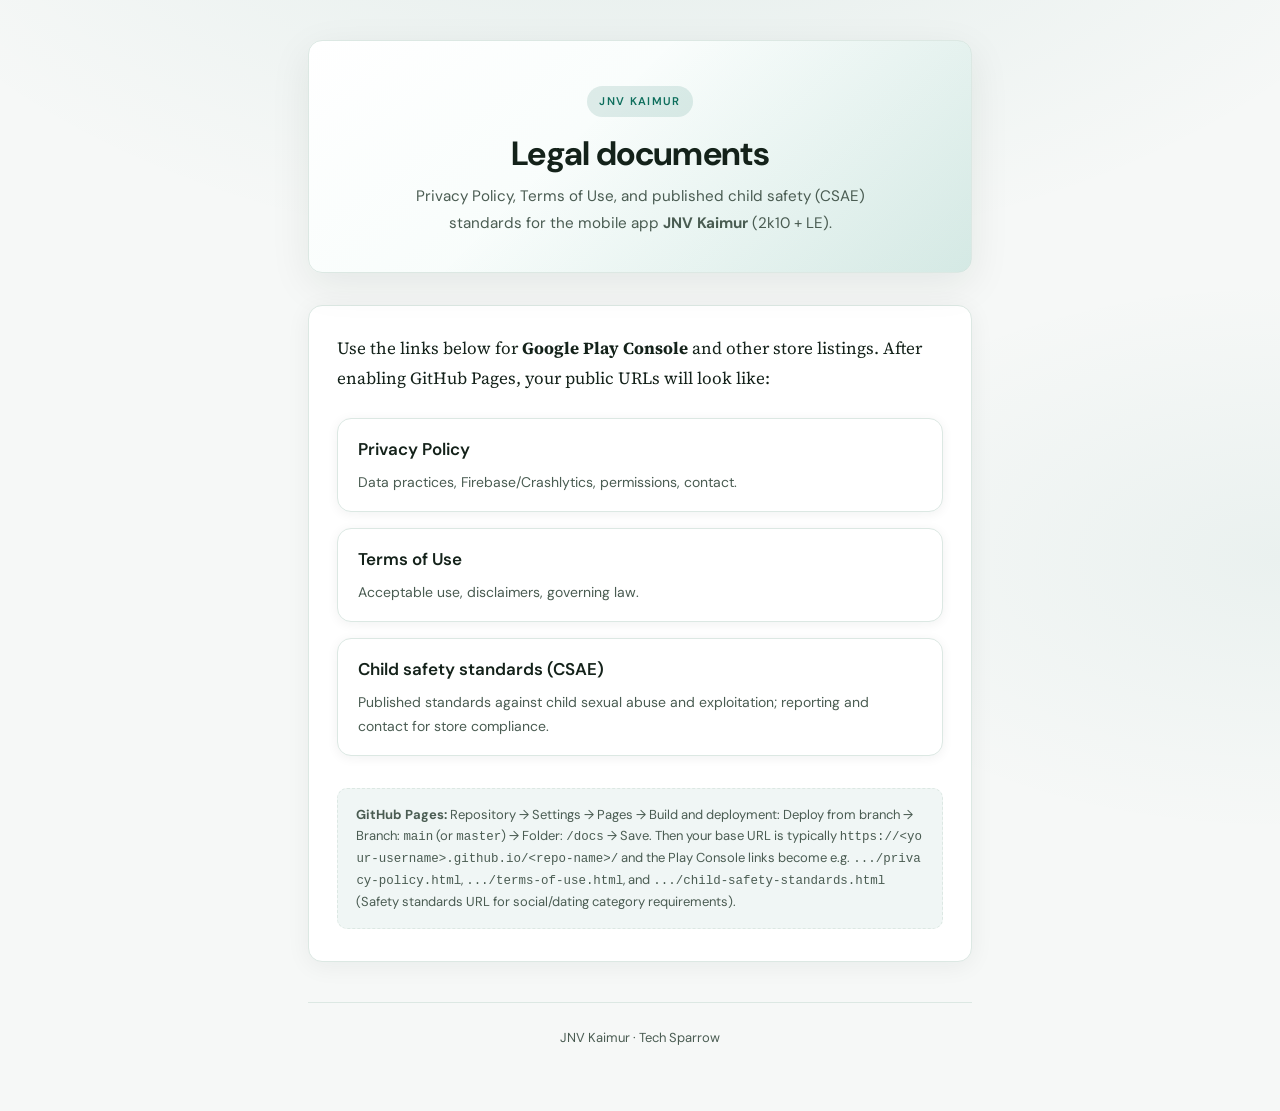
<file: docs/index.html>
<!DOCTYPE html>
<html lang="en">
  <head>
    <meta charset="utf-8" />
    <meta name="viewport" content="width=device-width, initial-scale=1" />
    <title>JNV Kaimur — Legal</title>
    <meta
      name="description"
      content="Privacy Policy, Terms of Use, and child safety (CSAE) standards for the JNV Kaimur app."
    />
    <link rel="preconnect" href="https://fonts.googleapis.com" />
    <link rel="preconnect" href="https://fonts.gstatic.com" crossorigin />
    <link
      href="https://fonts.googleapis.com/css2?family=DM+Sans:ital,opsz,wght@0,9..40,400;0,9..40,600;0,9..40,700&family=Source+Serif+4:opsz,wght@8..60,400;8..60,600&display=swap"
      rel="stylesheet"
    />
    <link rel="stylesheet" href="css/legal.css" />
    <style>
      .links {
        display: grid;
        gap: 1rem;
        margin-top: 1.5rem;
      }
      .links a {
        display: block;
        font-family: var(--font-sans);
        font-weight: 600;
        padding: 1rem 1.25rem;
        background: var(--surface);
        border: 1px solid var(--border);
        border-radius: var(--radius);
        text-decoration: none;
        color: var(--ink);
        box-shadow: 0 2px 12px rgba(15, 34, 26, 0.06);
        transition: border-color 0.15s ease, box-shadow 0.15s ease;
      }
      .links a:hover {
        border-color: var(--accent);
        box-shadow: 0 6px 24px rgba(13, 110, 92, 0.12);
      }
      .links a span {
        display: block;
        font-weight: 400;
        font-size: 0.875rem;
        color: var(--muted);
        margin-top: 0.35rem;
      }
      .hint {
        font-family: var(--font-sans);
        font-size: 0.8125rem;
        color: var(--muted);
        margin-top: 2rem;
        padding: 1rem 1.15rem;
        background: rgba(13, 110, 92, 0.06);
        border-radius: 10px;
        border: 1px dashed var(--border);
        line-height: 1.6;
      }
      .hint code {
        font-size: 0.78rem;
        word-break: break-all;
      }
    </style>
  </head>
  <body>
    <div class="wrap">
      <header class="hero">
        <div class="hero-inner">
          <span class="badge">JNV Kaimur</span>
          <h1>Legal documents</h1>
          <p class="subtitle">
            Privacy Policy, Terms of Use, and published child safety (CSAE)
            standards for the mobile app <strong>JNV Kaimur</strong> (2k10 + LE).
          </p>
        </div>
      </header>

      <div class="card">
        <p style="margin-bottom: 0">
          Use the links below for <strong>Google Play Console</strong> and other
          store listings. After enabling GitHub Pages, your public URLs will look
          like:
        </p>
        <div class="links">
          <a href="privacy-policy.html">
            Privacy Policy
            <span>Data practices, Firebase/Crashlytics, permissions, contact.</span>
          </a>
          <a href="terms-of-use.html">
            Terms of Use
            <span>Acceptable use, disclaimers, governing law.</span>
          </a>
          <a href="child-safety-standards.html">
            Child safety standards (CSAE)
            <span
              >Published standards against child sexual abuse and exploitation;
              reporting and contact for store compliance.</span>
          </a>
        </div>

        <div class="hint">
          <strong>GitHub Pages:</strong> Repository &rarr; Settings &rarr; Pages
          &rarr; Build and deployment: Deploy from branch &rarr; Branch:
          <code>main</code> (or <code>master</code>) &rarr; Folder:
          <code>/docs</code> &rarr; Save. Then your base URL is typically
          <code>https://&lt;your-username&gt;.github.io/&lt;repo-name&gt;/</code>
          and the Play Console links become e.g.
          <code>.../privacy-policy.html</code>,
          <code>.../terms-of-use.html</code>, and
          <code>.../child-safety-standards.html</code> (Safety standards URL for
          social/dating category requirements).
        </div>
      </div>

      <footer class="footer">
        <p>JNV Kaimur &middot; Tech Sparrow</p>
      </footer>
    </div>
  </body>
</html>
</file>
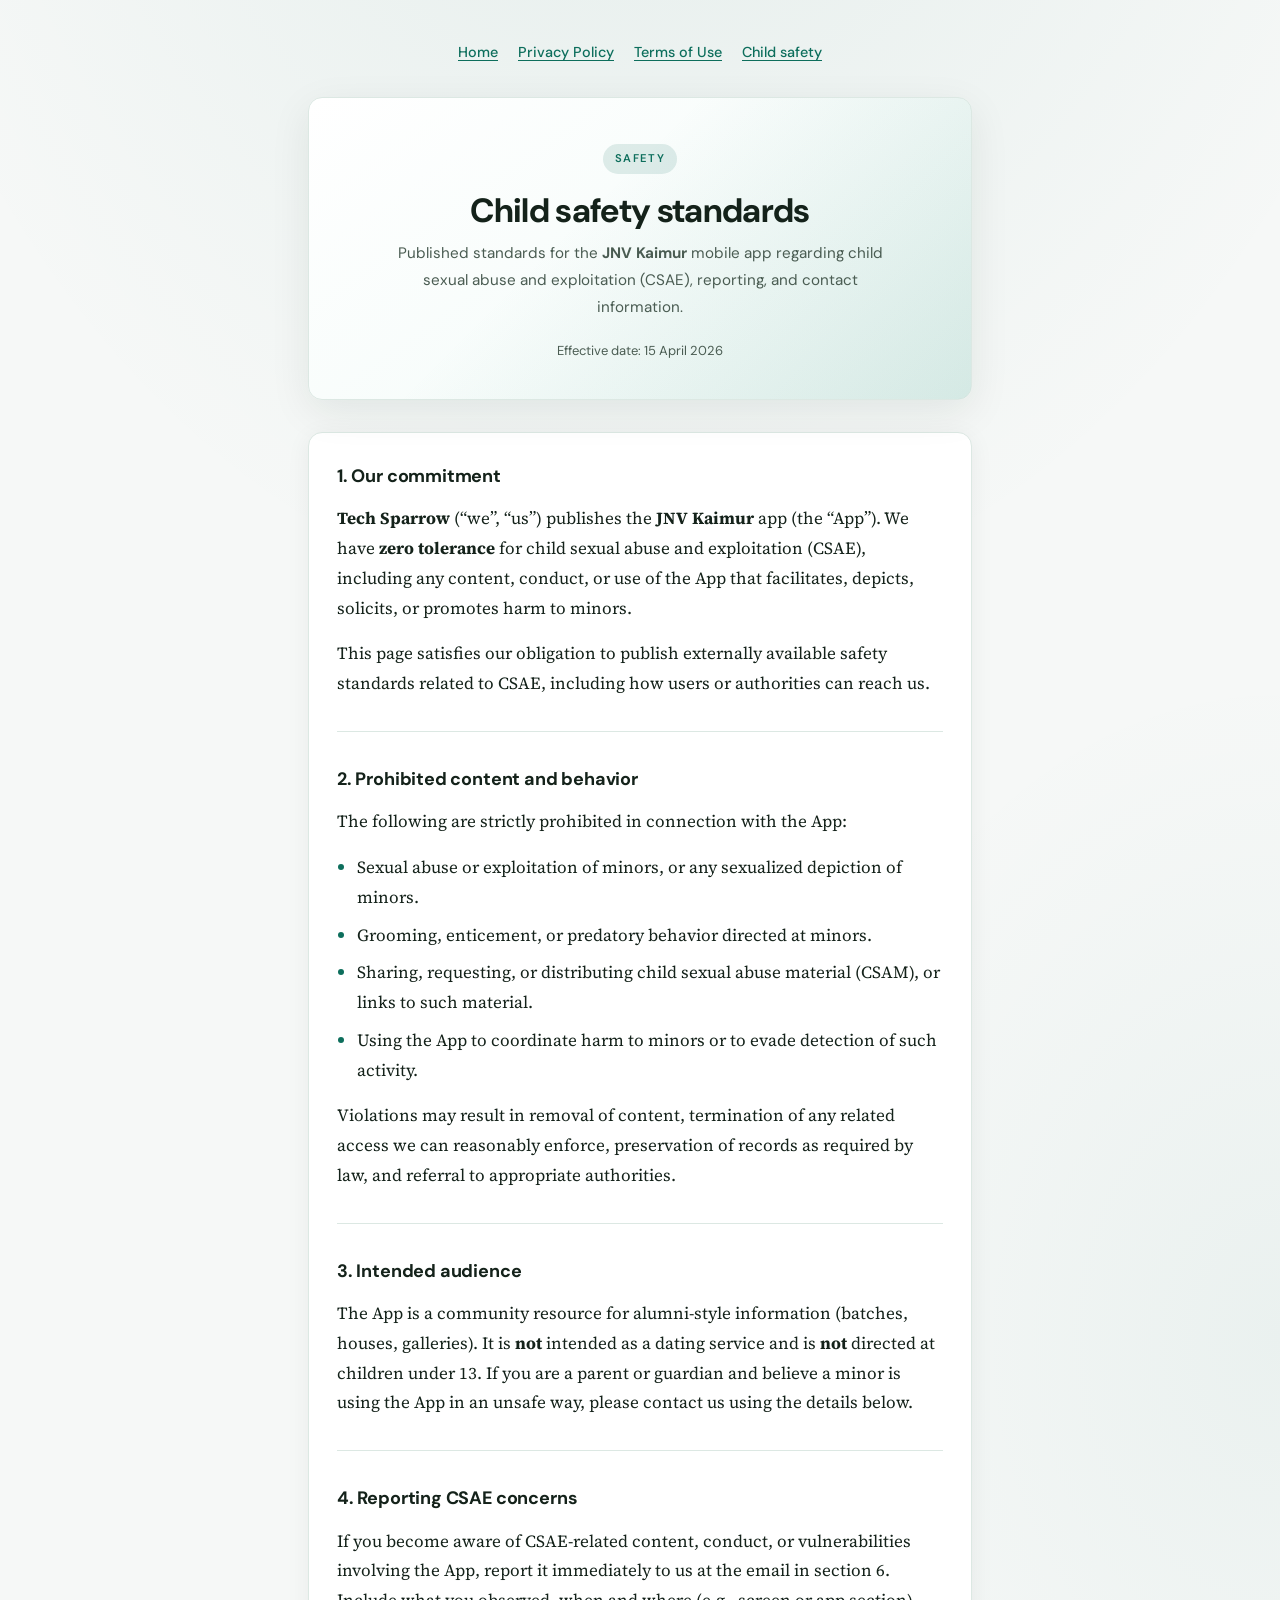
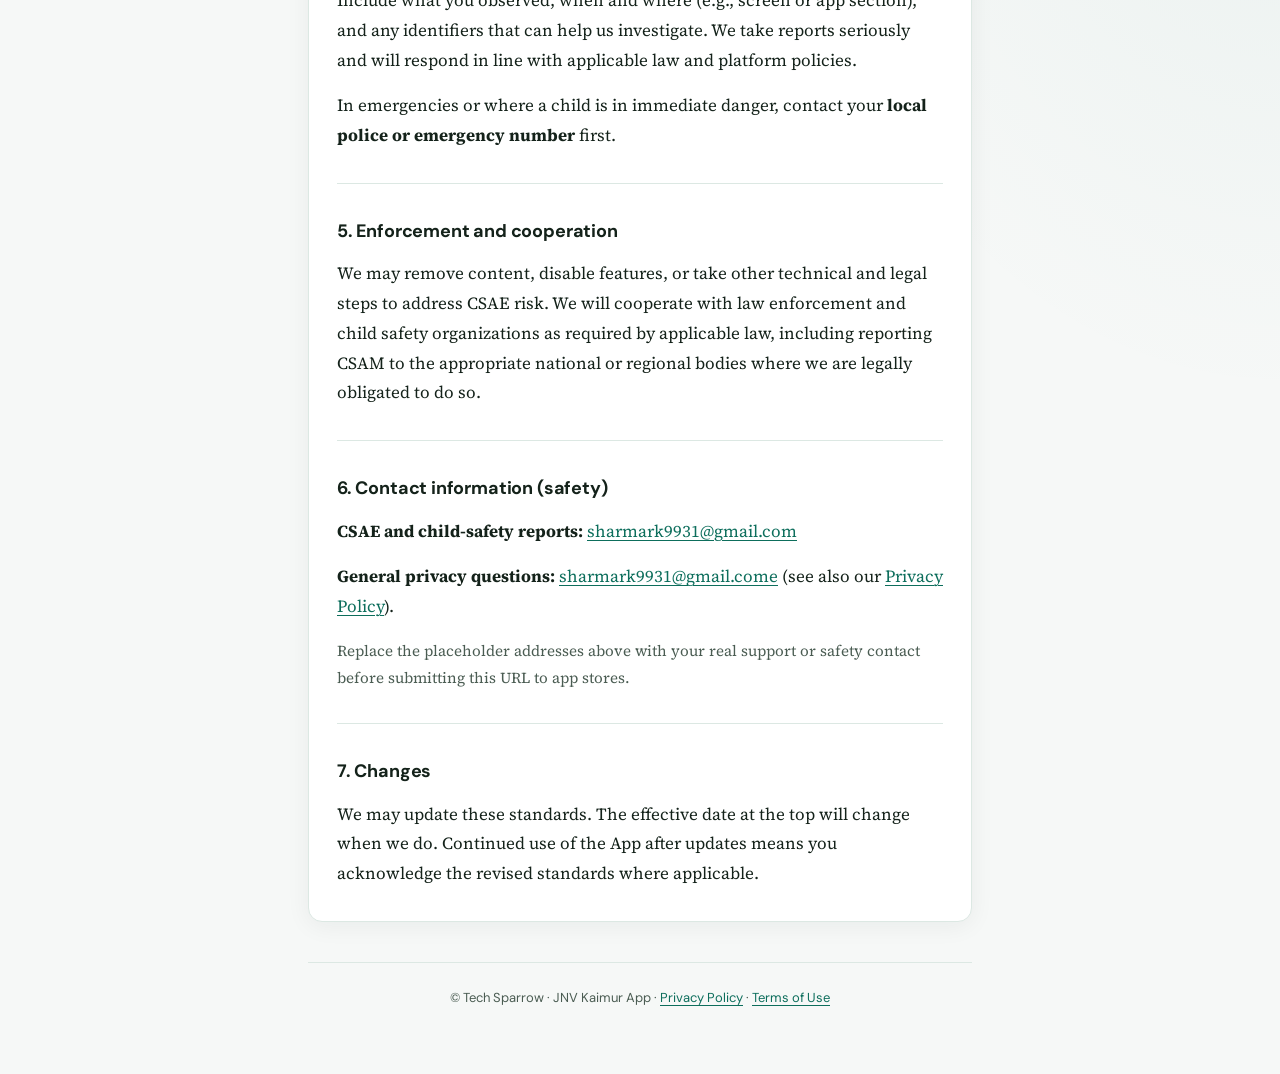
<file: docs/child-safety-standards.html>
<!DOCTYPE html>
<html lang="en">
  <head>
    <meta charset="utf-8" />
    <meta name="viewport" content="width=device-width, initial-scale=1" />
    <title>Child Safety Standards — JNV Kaimur (2k10 + LE)</title>
    <meta
      name="description"
      content="Published standards against child sexual abuse and exploitation (CSAE) for the JNV Kaimur app, including reporting and contact."
    />
    <link rel="preconnect" href="https://fonts.googleapis.com" />
    <link rel="preconnect" href="https://fonts.gstatic.com" crossorigin />
    <link
      href="https://fonts.googleapis.com/css2?family=DM+Sans:ital,opsz,wght@0,9..40,400;0,9..40,600;0,9..40,700;1,9..40,400&family=Source+Serif+4:ital,opsz,wght@0,8..60,400;0,8..60,600;1,8..60,400&display=swap"
      rel="stylesheet"
    />
    <link rel="stylesheet" href="css/legal.css" />
  </head>
  <body>
    <div class="wrap">
      <nav class="nav-legal" aria-label="Legal">
        <a href="index.html">Home</a>
        <a href="privacy-policy.html">Privacy Policy</a>
        <a href="terms-of-use.html">Terms of Use</a>
        <a href="child-safety-standards.html" aria-current="page">Child safety</a>
      </nav>

      <header class="hero">
        <div class="hero-inner">
          <span class="badge">Safety</span>
          <h1>Child safety standards</h1>
          <p class="subtitle">
            Published standards for the <strong>JNV Kaimur</strong> mobile app
            regarding child sexual abuse and exploitation (CSAE), reporting,
            and contact information.
          </p>
          <p class="meta">Effective date: <time datetime="2026-04-15">15 April 2026</time></p>
        </div>
      </header>

      <article class="card">
        <section id="commitment">
          <h2>1. Our commitment</h2>
          <p>
            <strong>Tech Sparrow</strong> (&ldquo;we&rdquo;, &ldquo;us&rdquo;)
            publishes the <strong>JNV Kaimur</strong> app (the
            &ldquo;App&rdquo;). We have <strong>zero tolerance</strong> for
            child sexual abuse and exploitation (CSAE), including any content,
            conduct, or use of the App that facilitates, depicts, solicits, or
            promotes harm to minors.
          </p>
          <p>
            This page satisfies our obligation to publish externally available
            safety standards related to CSAE, including how users or authorities
            can reach us.
          </p>
        </section>

        <section id="prohibited">
          <h2>2. Prohibited content and behavior</h2>
          <p>The following are strictly prohibited in connection with the App:</p>
          <ul>
            <li>
              Sexual abuse or exploitation of minors, or any sexualized
              depiction of minors.
            </li>
            <li>
              Grooming, enticement, or predatory behavior directed at minors.
            </li>
            <li>
              Sharing, requesting, or distributing child sexual abuse material
              (CSAM), or links to such material.
            </li>
            <li>
              Using the App to coordinate harm to minors or to evade detection
              of such activity.
            </li>
          </ul>
          <p>
            Violations may result in removal of content, termination of any
            related access we can reasonably enforce, preservation of records as
            required by law, and referral to appropriate authorities.
          </p>
        </section>

        <section id="audience">
          <h2>3. Intended audience</h2>
          <p>
            The App is a community resource for alumni-style information
            (batches, houses, galleries). It is <strong>not</strong> intended as
            a dating service and is <strong>not</strong> directed at children
            under 13. If you are a parent or guardian and believe a minor is
            using the App in an unsafe way, please contact us using the details
            below.
          </p>
        </section>

        <section id="reporting">
          <h2>4. Reporting CSAE concerns</h2>
          <p>
            If you become aware of CSAE-related content, conduct, or
            vulnerabilities involving the App, report it immediately to us at
            the email in section 6. Include what you observed, when and where
            (e.g., screen or app section), and any identifiers that can help us
            investigate. We take reports seriously and will respond in line with
            applicable law and platform policies.
          </p>
          <p>
            In emergencies or where a child is in immediate danger, contact
            your <strong>local police or emergency number</strong> first.
          </p>
        </section>

        <section id="enforcement">
          <h2>5. Enforcement and cooperation</h2>
          <p>
            We may remove content, disable features, or take other technical and
            legal steps to address CSAE risk. We will cooperate with law
            enforcement and child safety organizations as required by applicable
            law, including reporting CSAM to the appropriate national or
            regional bodies where we are legally obligated to do so.
          </p>
        </section>

        <section id="contact">
          <h2>6. Contact information (safety)</h2>
          <p>
            <strong>CSAE and child-safety reports:</strong>
            <a href="mailto:sharmark9931@gmail.com">sharmark9931@gmail.com</a>
          </p>
          <p>
            <strong>General privacy questions:</strong>
            <a href="mailto:sharmark9931@gmail.com">sharmark9931@gmail.come</a>
            (see also our <a href="privacy-policy.html">Privacy Policy</a>).
          </p>
          <p style="font-size: 0.95rem; color: var(--muted)">
            Replace the placeholder addresses above with your real support or
            safety contact before submitting this URL to app stores.
          </p>
        </section>

        <section id="changes">
          <h2>7. Changes</h2>
          <p>
            We may update these standards. The effective date at the top will
            change when we do. Continued use of the App after updates means you
            acknowledge the revised standards where applicable.
          </p>
        </section>
      </article>

      <footer class="footer">
        <p>
          &copy; Tech Sparrow &middot; JNV Kaimur App &middot;
          <a href="privacy-policy.html">Privacy Policy</a>
          &middot;
          <a href="terms-of-use.html">Terms of Use</a>
        </p>
      </footer>
    </div>
  </body>
</html>
</file>
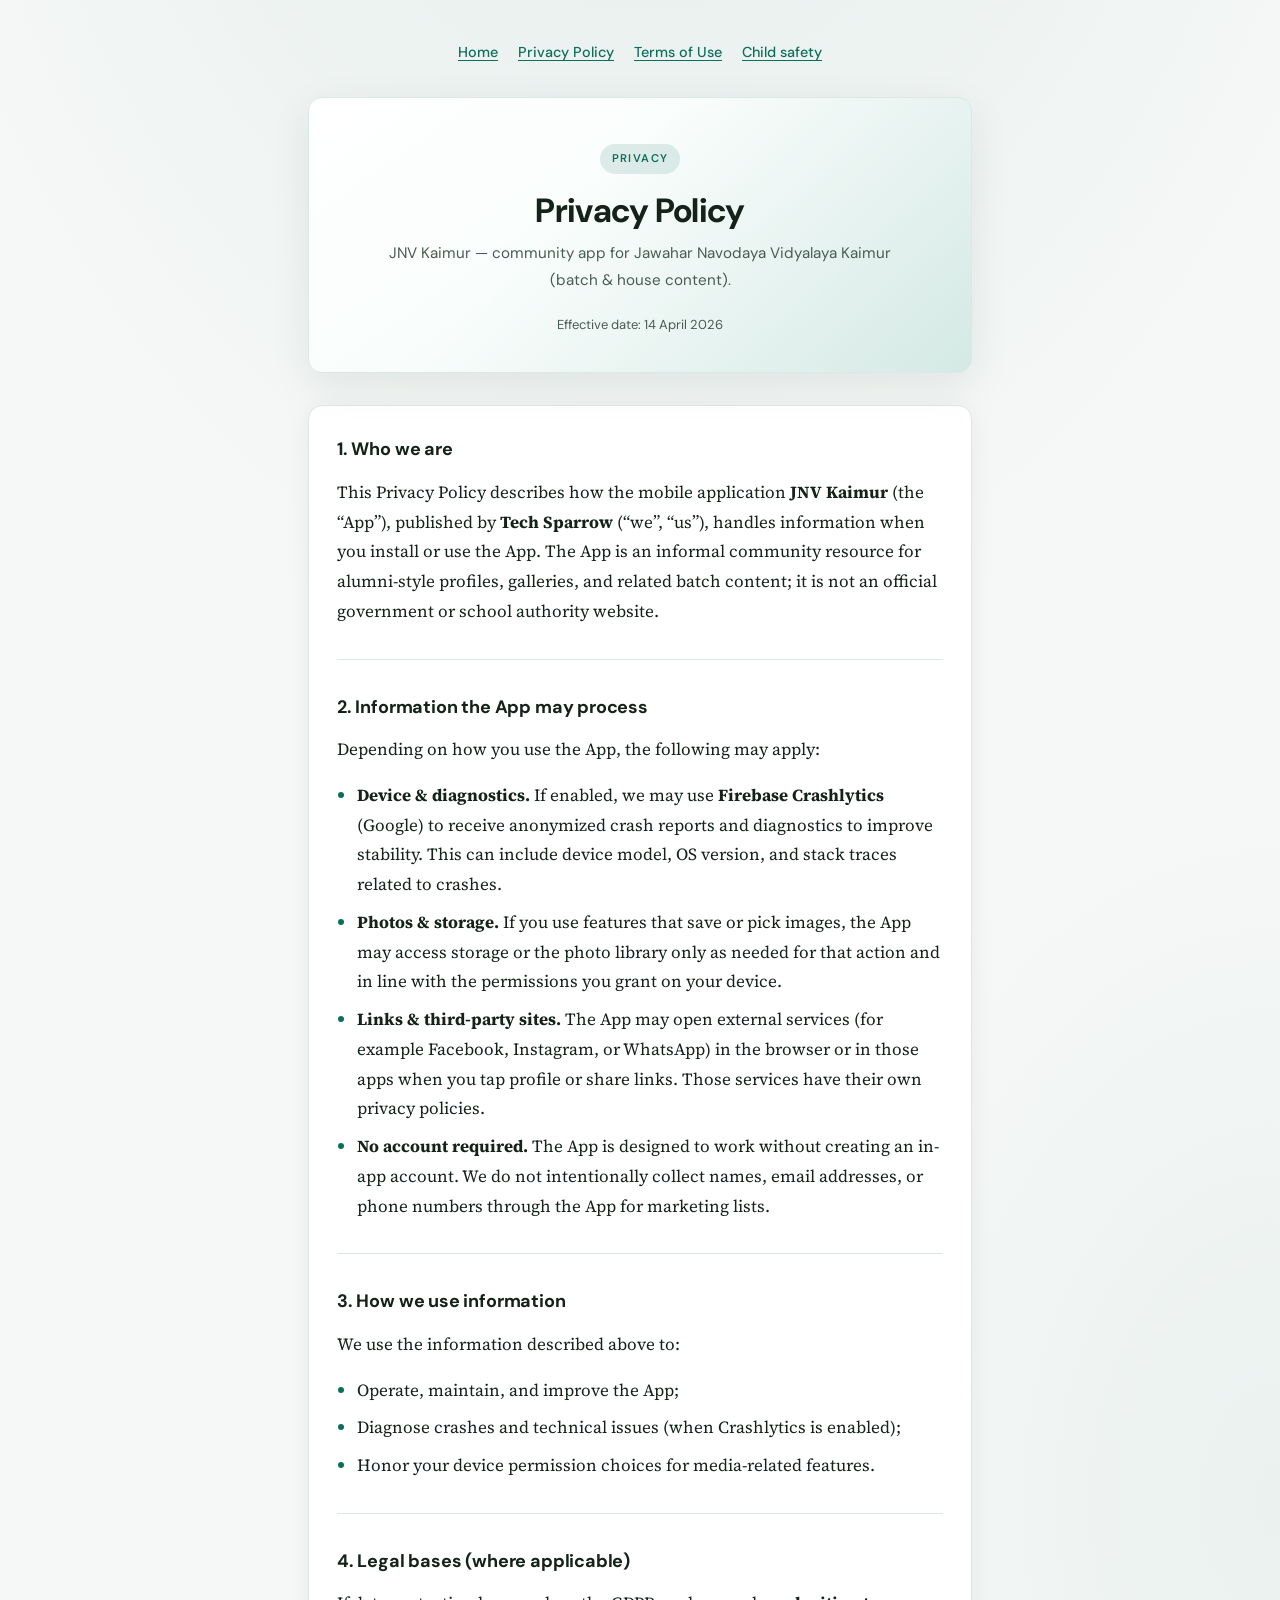
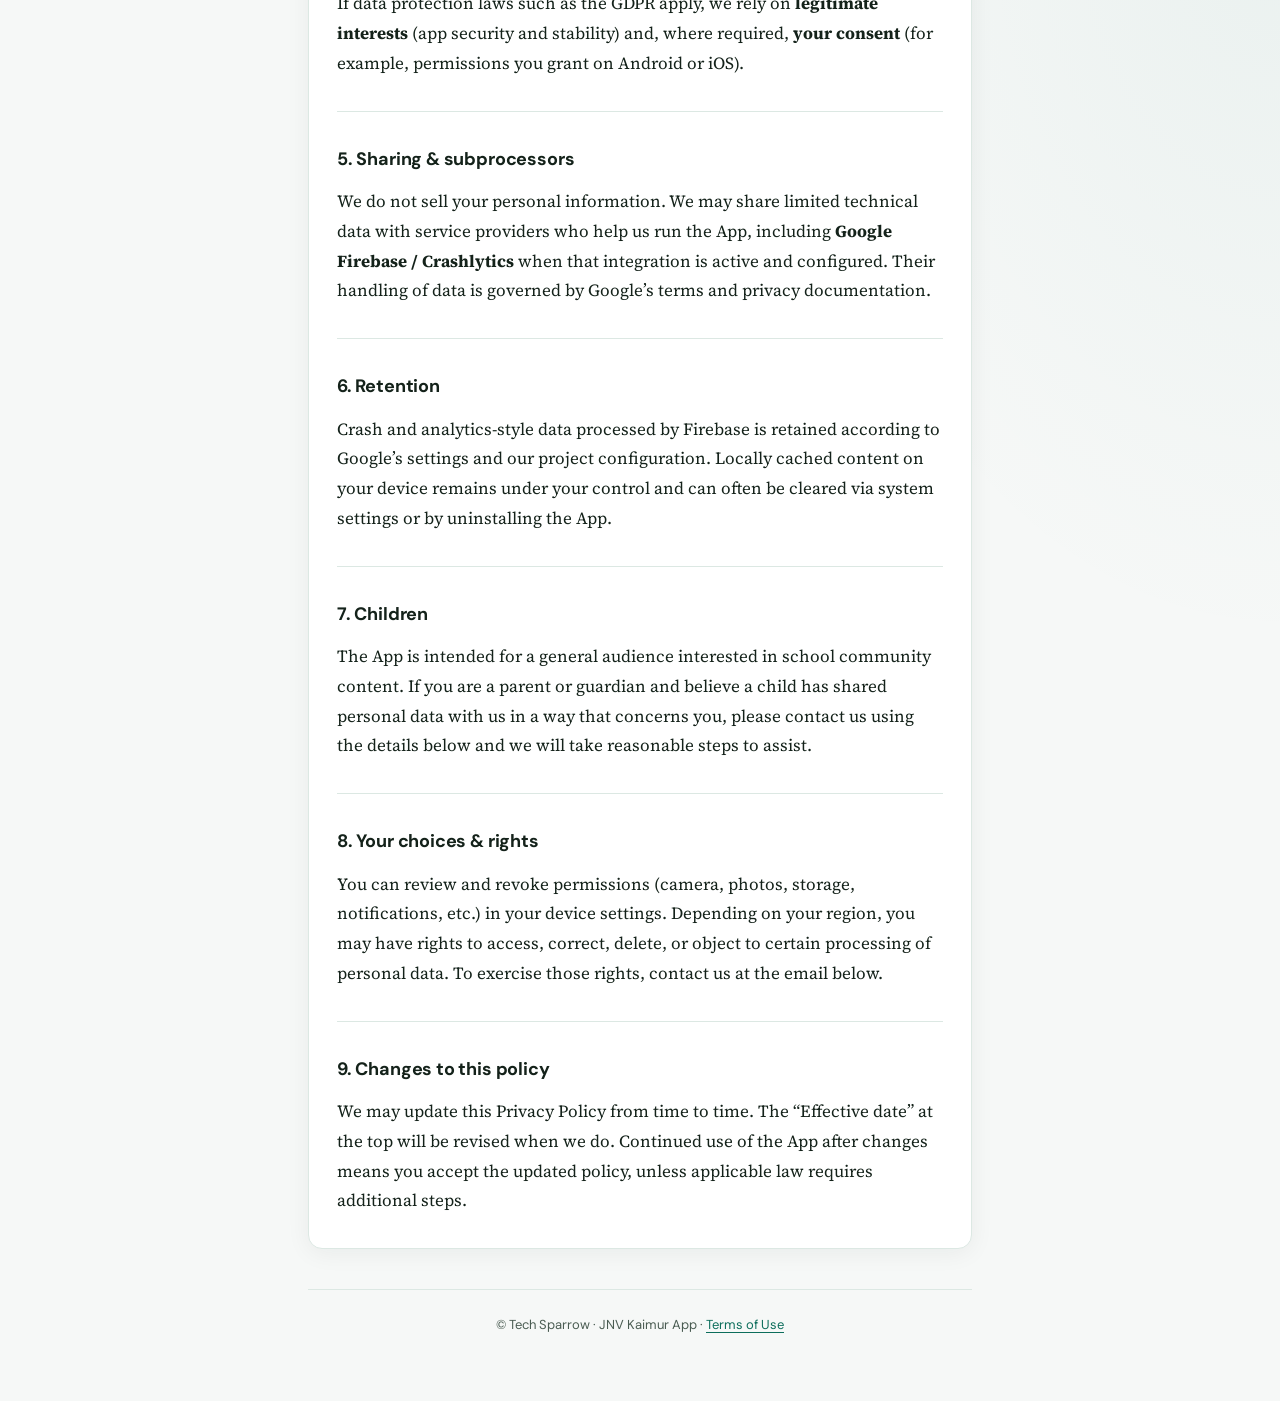
<file: docs/privacy-policy.html>
<!DOCTYPE html>
<html lang="en">
  <head>
    <meta charset="utf-8" />
    <meta name="viewport" content="width=device-width, initial-scale=1" />
    <title>Privacy Policy — JNV Kaimur (2k10 + LE)</title>
    <meta
      name="description"
      content="Privacy Policy for the JNV Kaimur community mobile application."
    />
    <link rel="preconnect" href="https://fonts.googleapis.com" />
    <link rel="preconnect" href="https://fonts.gstatic.com" crossorigin />
    <link
      href="https://fonts.googleapis.com/css2?family=DM+Sans:ital,opsz,wght@0,9..40,400;0,9..40,600;0,9..40,700;1,9..40,400&family=Source+Serif+4:ital,opsz,wght@0,8..60,400;0,8..60,600;1,8..60,400&display=swap"
      rel="stylesheet"
    />
    <link rel="stylesheet" href="css/legal.css" />
  </head>
  <body>
    <div class="wrap">
      <nav class="nav-legal" aria-label="Legal">
        <a href="index.html">Home</a>
        <a href="privacy-policy.html" aria-current="page">Privacy Policy</a>
        <a href="terms-of-use.html">Terms of Use</a>
        <a href="child-safety-standards.html">Child safety</a>
      </nav>

      <header class="hero">
        <div class="hero-inner">
          <span class="badge">Privacy</span>
          <h1>Privacy Policy</h1>
          <p class="subtitle">
            JNV Kaimur — community app for Jawahar Navodaya Vidyalaya Kaimur
            (batch &amp; house content).
          </p>
          <p class="meta">Effective date: <time datetime="2026-04-14">14 April 2026</time></p>
        </div>
      </header>

      <article class="card">
        <section id="overview">
          <h2>1. Who we are</h2>
          <p>
            This Privacy Policy describes how the mobile application
            <strong>JNV Kaimur</strong> (the &ldquo;App&rdquo;), published by
            <strong>Tech Sparrow</strong> (&ldquo;we&rdquo;, &ldquo;us&rdquo;),
            handles information when you install or use the App. The App is an
            informal community resource for alumni-style profiles, galleries,
            and related batch content; it is not an official government or
            school authority website.
          </p>
        </section>

        <section id="collect">
          <h2>2. Information the App may process</h2>
          <p>Depending on how you use the App, the following may apply:</p>
          <ul>
            <li>
              <strong>Device &amp; diagnostics.</strong> If enabled, we may use
              <strong>Firebase Crashlytics</strong> (Google) to receive
              anonymized crash reports and diagnostics to improve stability. This
              can include device model, OS version, and stack traces related to
              crashes.
            </li>
            <li>
              <strong>Photos &amp; storage.</strong> If you use features that
              save or pick images, the App may access storage or the photo
              library only as needed for that action and in line with the
              permissions you grant on your device.
            </li>
            <li>
              <strong>Links &amp; third-party sites.</strong> The App may open
              external services (for example Facebook, Instagram, or WhatsApp)
              in the browser or in those apps when you tap profile or share
              links. Those services have their own privacy policies.
            </li>
            <li>
              <strong>No account required.</strong> The App is designed to
              work without creating an in-app account. We do not intentionally
              collect names, email addresses, or phone numbers through the App
              for marketing lists.
            </li>
          </ul>
        </section>

        <section id="use">
          <h2>3. How we use information</h2>
          <p>We use the information described above to:</p>
          <ul>
            <li>Operate, maintain, and improve the App;</li>
            <li>Diagnose crashes and technical issues (when Crashlytics is enabled);</li>
            <li>Honor your device permission choices for media-related features.</li>
          </ul>
        </section>

        <section id="legal-bases">
          <h2>4. Legal bases (where applicable)</h2>
          <p>
            If data protection laws such as the GDPR apply, we rely on
            <strong>legitimate interests</strong> (app security and stability)
            and, where required, <strong>your consent</strong> (for example,
            permissions you grant on Android or iOS).
          </p>
        </section>

        <section id="sharing">
          <h2>5. Sharing &amp; subprocessors</h2>
          <p>
            We do not sell your personal information. We may share limited
            technical data with service providers who help us run the App,
            including <strong>Google Firebase / Crashlytics</strong> when that
            integration is active and configured. Their handling of data is
            governed by Google&rsquo;s terms and privacy documentation.
          </p>
        </section>

        <section id="retention">
          <h2>6. Retention</h2>
          <p>
            Crash and analytics-style data processed by Firebase is retained
            according to Google&rsquo;s settings and our project configuration.
            Locally cached content on your device remains under your control and
            can often be cleared via system settings or by uninstalling the App.
          </p>
        </section>

        <section id="children">
          <h2>7. Children</h2>
          <p>
            The App is intended for a general audience interested in school
            community content. If you are a parent or guardian and believe a
            child has shared personal data with us in a way that concerns you,
            please contact us using the details below and we will take
            reasonable steps to assist.
          </p>
        </section>

        <section id="rights">
          <h2>8. Your choices &amp; rights</h2>
          <p>
            You can review and revoke permissions (camera, photos, storage,
            notifications, etc.) in your device settings. Depending on your
            region, you may have rights to access, correct, delete, or object to
            certain processing of personal data. To exercise those rights,
            contact us at the email below.
          </p>
        </section>

        <section id="changes">
          <h2>9. Changes to this policy</h2>
          <p>
            We may update this Privacy Policy from time to time. The
            &ldquo;Effective date&rdquo; at the top will be revised when we do.
            Continued use of the App after changes means you accept the updated
            policy, unless applicable law requires additional steps.
          </p>
        </section>

        <!-- <section id="contact">
          <h2>10. Contact</h2>
          <p>
            Questions about this Privacy Policy or the App&rsquo;s data
            practices:
            <a href="mailto:privacy@techsparrow.example">privacy@techsparrow.example</a>
          </p>
          <p style="font-size: 0.95rem; color: var(--muted)">
            Replace the placeholder email above with your real support or
            privacy contact before publishing.
          </p>
        </section> -->
      </article>

      <footer class="footer">
        <p>
          &copy; Tech Sparrow &middot; JNV Kaimur App &middot;
          <a href="terms-of-use.html">Terms of Use</a>
        </p>
      </footer>
    </div>
  </body>
</html>
</file>
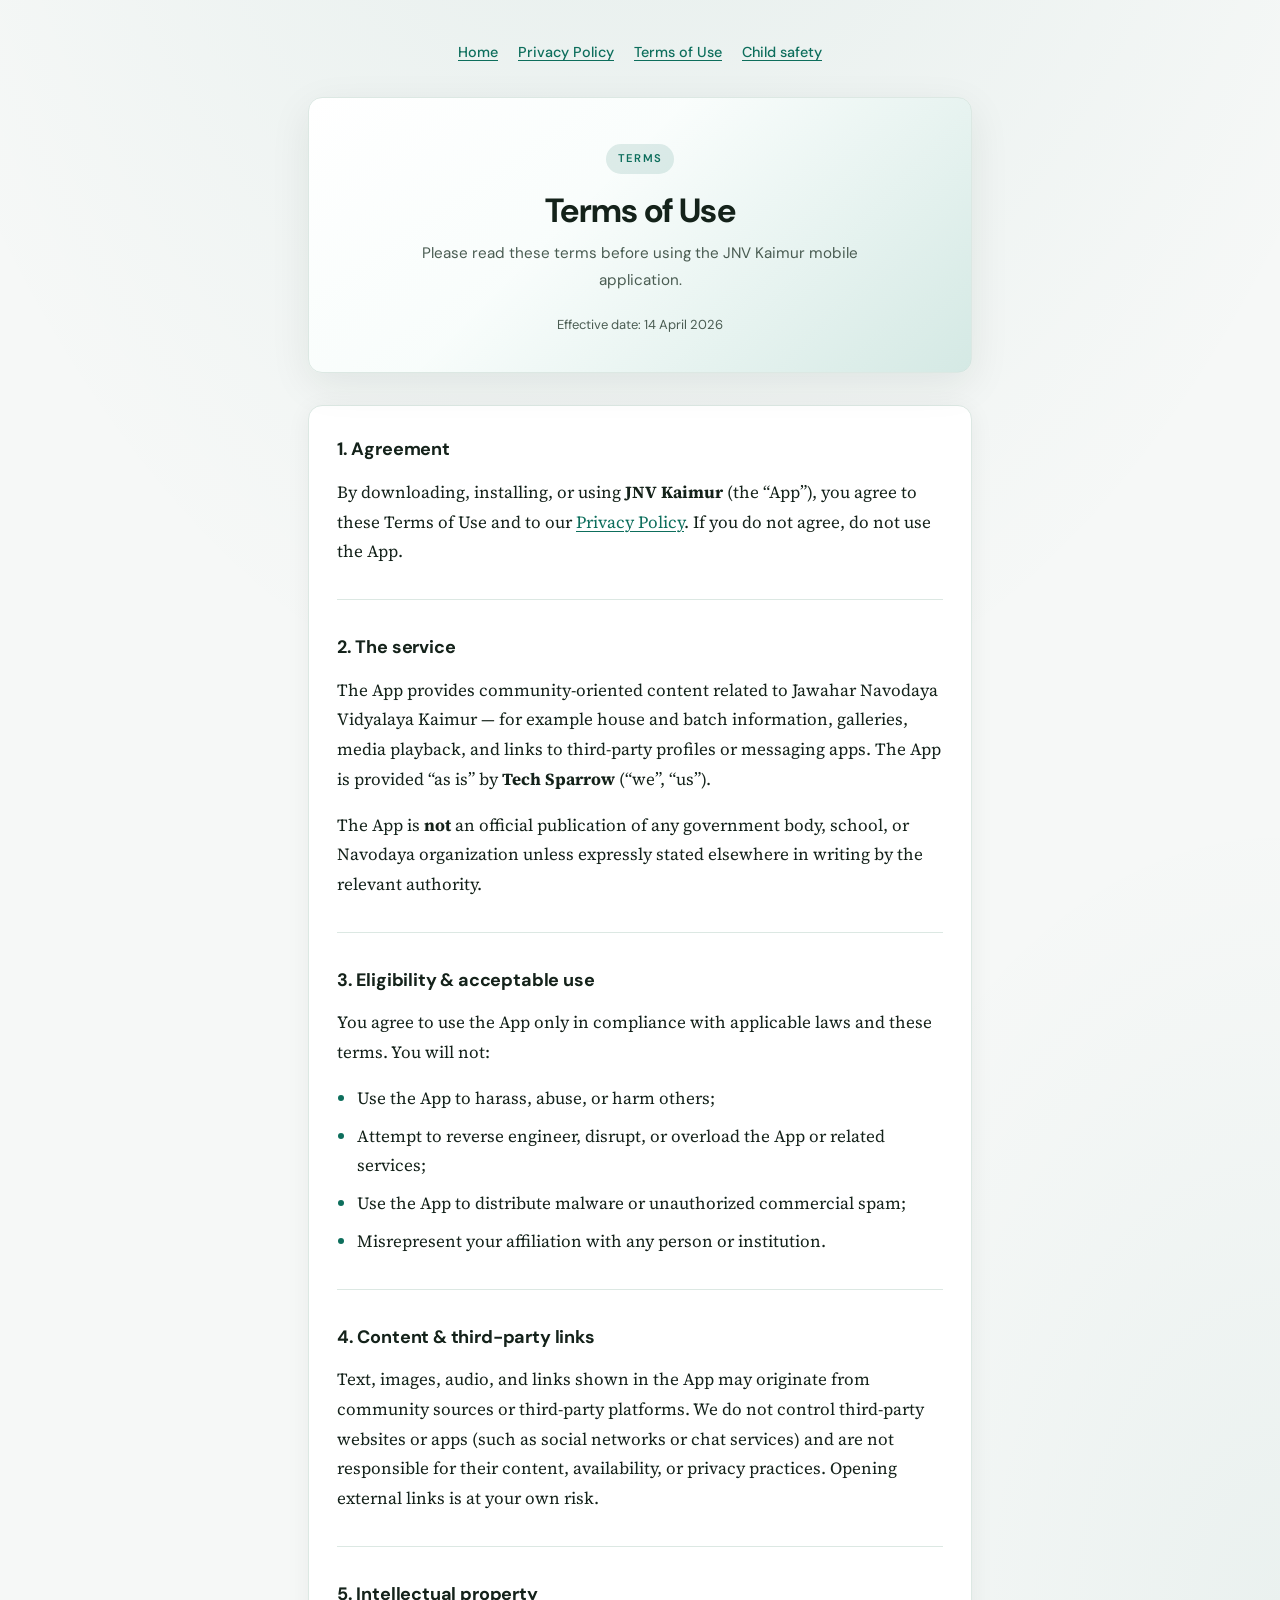
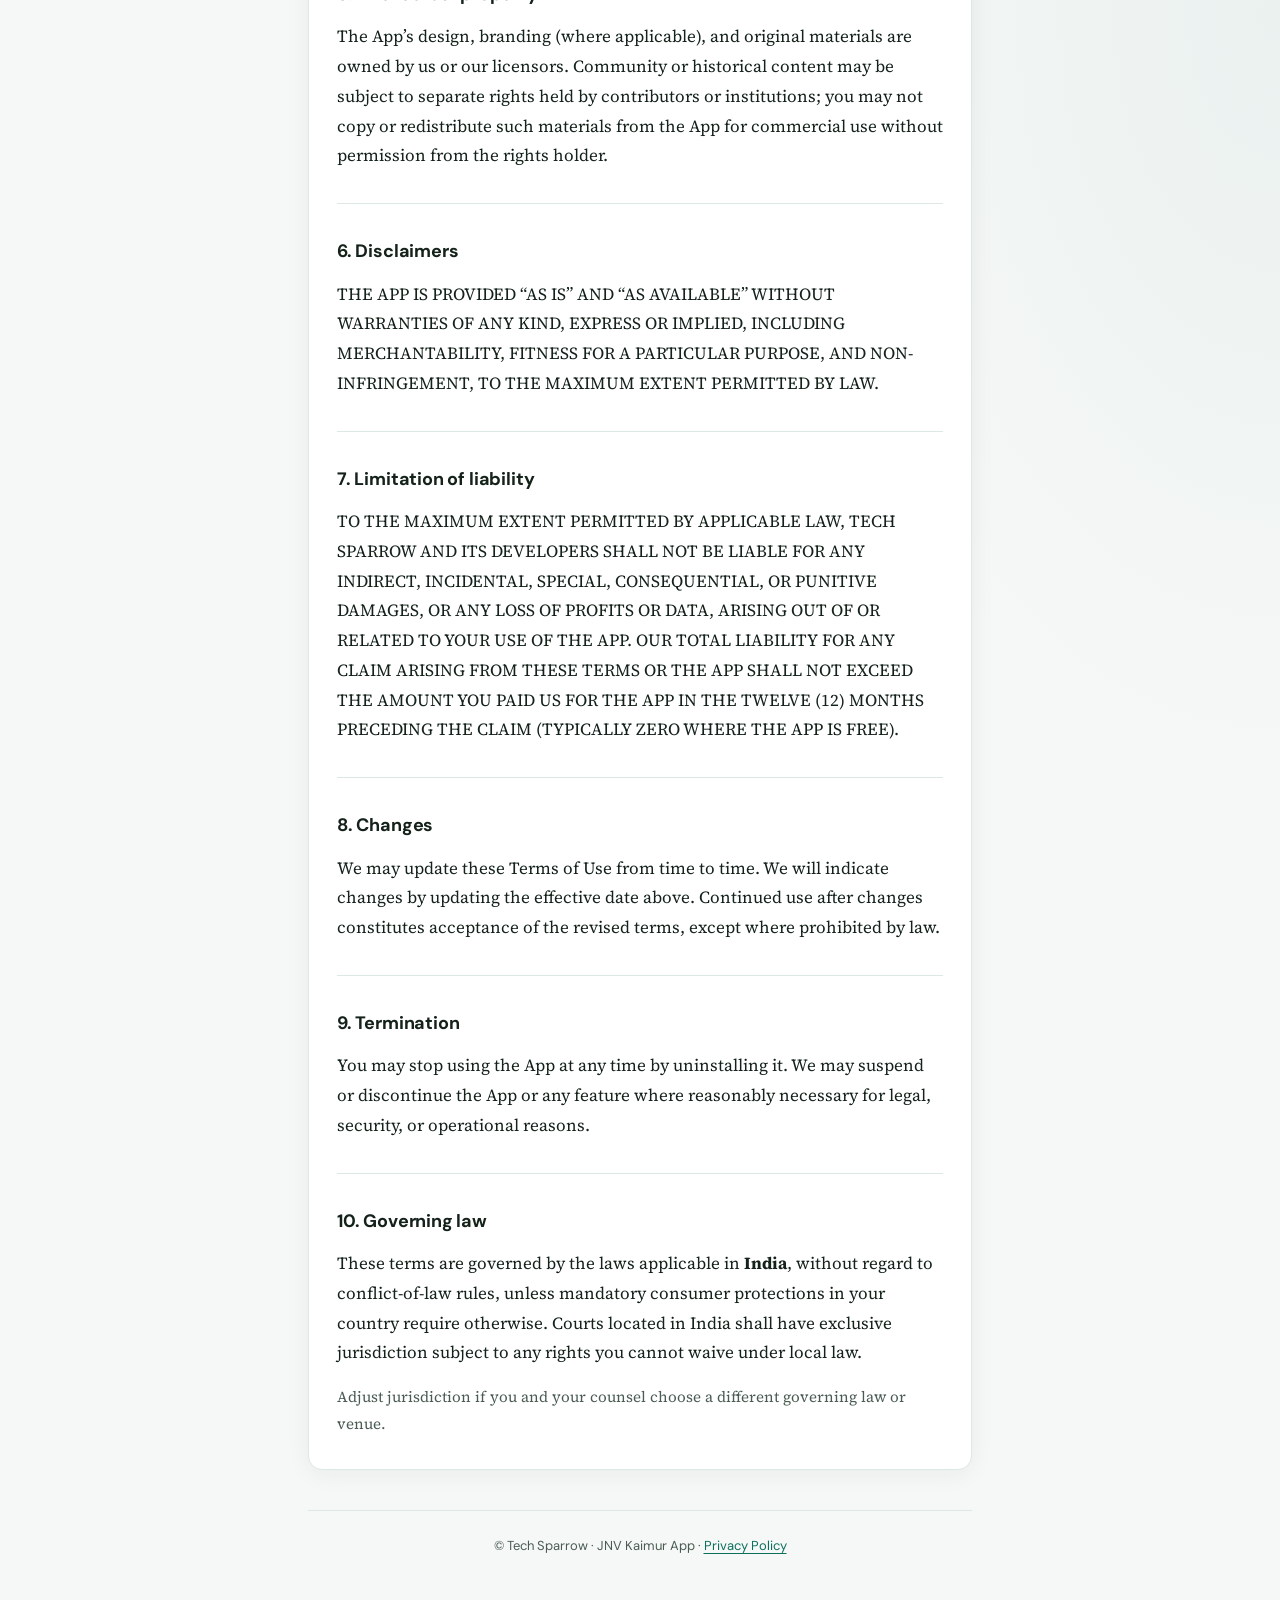
<file: docs/terms-of-use.html>
<!DOCTYPE html>
<html lang="en">
  <head>
    <meta charset="utf-8" />
    <meta name="viewport" content="width=device-width, initial-scale=1" />
    <title>Terms of Use — JNV Kaimur (2k10 + LE)</title>
    <meta
      name="description"
      content="Terms of Use for the JNV Kaimur community mobile application."
    />
    <link rel="preconnect" href="https://fonts.googleapis.com" />
    <link rel="preconnect" href="https://fonts.gstatic.com" crossorigin />
    <link
      href="https://fonts.googleapis.com/css2?family=DM+Sans:ital,opsz,wght@0,9..40,400;0,9..40,600;0,9..40,700;1,9..40,400&family=Source+Serif+4:ital,opsz,wght@0,8..60,400;0,8..60,600;1,8..60,400&display=swap"
      rel="stylesheet"
    />
    <link rel="stylesheet" href="css/legal.css" />
  </head>
  <body>
    <div class="wrap">
      <nav class="nav-legal" aria-label="Legal">
        <a href="index.html">Home</a>
        <a href="privacy-policy.html">Privacy Policy</a>
        <a href="terms-of-use.html" aria-current="page">Terms of Use</a>
        <a href="child-safety-standards.html">Child safety</a>
      </nav>

      <header class="hero">
        <div class="hero-inner">
          <span class="badge">Terms</span>
          <h1>Terms of Use</h1>
          <p class="subtitle">
            Please read these terms before using the JNV Kaimur mobile
            application.
          </p>
          <p class="meta">Effective date: <time datetime="2026-04-14">14 April 2026</time></p>
        </div>
      </header>

      <article class="card">
        <section id="accept">
          <h2>1. Agreement</h2>
          <p>
            By downloading, installing, or using <strong>JNV Kaimur</strong>
            (the &ldquo;App&rdquo;), you agree to these Terms of Use and to our
            <a href="privacy-policy.html">Privacy Policy</a>. If you do not
            agree, do not use the App.
          </p>
        </section>

        <section id="service">
          <h2>2. The service</h2>
          <p>
            The App provides community-oriented content related to Jawahar
            Navodaya Vidyalaya Kaimur &mdash; for example house and batch
            information, galleries, media playback, and links to third-party
            profiles or messaging apps. The App is provided &ldquo;as is&rdquo;
            by <strong>Tech Sparrow</strong> (&ldquo;we&rdquo;, &ldquo;us&rdquo;).
          </p>
          <p>
            The App is <strong>not</strong> an official publication of any
            government body, school, or Navodaya organization unless expressly
            stated elsewhere in writing by the relevant authority.
          </p>
        </section>

        <section id="eligibility">
          <h2>3. Eligibility &amp; acceptable use</h2>
          <p>You agree to use the App only in compliance with applicable laws and these terms. You will not:</p>
          <ul>
            <li>Use the App to harass, abuse, or harm others;</li>
            <li>Attempt to reverse engineer, disrupt, or overload the App or related services;</li>
            <li>Use the App to distribute malware or unauthorized commercial spam;</li>
            <li>Misrepresent your affiliation with any person or institution.</li>
          </ul>
        </section>

        <section id="content">
          <h2>4. Content &amp; third-party links</h2>
          <p>
            Text, images, audio, and links shown in the App may originate from
            community sources or third-party platforms. We do not control
            third-party websites or apps (such as social networks or chat
            services) and are not responsible for their content, availability,
            or privacy practices. Opening external links is at your own risk.
          </p>
        </section>

        <section id="ip">
          <h2>5. Intellectual property</h2>
          <p>
            The App&rsquo;s design, branding (where applicable), and original
            materials are owned by us or our licensors. Community or historical
            content may be subject to separate rights held by contributors or
            institutions; you may not copy or redistribute such materials from
            the App for commercial use without permission from the rights holder.
          </p>
        </section>

        <section id="disclaimer">
          <h2>6. Disclaimers</h2>
          <p>
            THE APP IS PROVIDED &ldquo;AS IS&rdquo; AND &ldquo;AS
            AVAILABLE&rdquo; WITHOUT WARRANTIES OF ANY KIND, EXPRESS OR IMPLIED,
            INCLUDING MERCHANTABILITY, FITNESS FOR A PARTICULAR PURPOSE, AND
            NON-INFRINGEMENT, TO THE MAXIMUM EXTENT PERMITTED BY LAW.
          </p>
        </section>

        <section id="liability">
          <h2>7. Limitation of liability</h2>
          <p>
            TO THE MAXIMUM EXTENT PERMITTED BY APPLICABLE LAW, TECH SPARROW AND
            ITS DEVELOPERS SHALL NOT BE LIABLE FOR ANY INDIRECT, INCIDENTAL,
            SPECIAL, CONSEQUENTIAL, OR PUNITIVE DAMAGES, OR ANY LOSS OF PROFITS
            OR DATA, ARISING OUT OF OR RELATED TO YOUR USE OF THE APP. OUR TOTAL
            LIABILITY FOR ANY CLAIM ARISING FROM THESE TERMS OR THE APP SHALL NOT
            EXCEED THE AMOUNT YOU PAID US FOR THE APP IN THE TWELVE (12) MONTHS
            PRECEDING THE CLAIM (TYPICALLY ZERO WHERE THE APP IS FREE).
          </p>
        </section>

        <section id="changes-terms">
          <h2>8. Changes</h2>
          <p>
            We may update these Terms of Use from time to time. We will indicate
            changes by updating the effective date above. Continued use after
            changes constitutes acceptance of the revised terms, except where
            prohibited by law.
          </p>
        </section>

        <section id="termination">
          <h2>9. Termination</h2>
          <p>
            You may stop using the App at any time by uninstalling it. We may
            suspend or discontinue the App or any feature where reasonably
            necessary for legal, security, or operational reasons.
          </p>
        </section>

        <section id="law">
          <h2>10. Governing law</h2>
          <p>
            These terms are governed by the laws applicable in
            <strong>India</strong>, without regard to conflict-of-law rules,
            unless mandatory consumer protections in your country require
            otherwise. Courts located in India shall have exclusive jurisdiction
            subject to any rights you cannot waive under local law.
          </p>
          <p style="font-size: 0.95rem; color: var(--muted)">
            Adjust jurisdiction if you and your counsel choose a different
            governing law or venue.
          </p>
        </section>

        <!-- <section id="contact-terms">
          <h2>11. Contact</h2>
          <p>
            For questions about these terms:
            <a href="mailto:legal@techsparrow.example">legal@techsparrow.example</a>
          </p>
          <p style="font-size: 0.95rem; color: var(--muted)">
            Replace the placeholder email with your real contact before
            publishing.
          </p>
        </section> -->
      </article>

      <footer class="footer">
        <p>
          &copy; Tech Sparrow &middot; JNV Kaimur App &middot;
          <a href="privacy-policy.html">Privacy Policy</a>
        </p>
      </footer>
    </div>
  </body>
</html>
</file>
<file: docs/css/legal.css>
/* Shared styles for legal pages — JNV Kaimur app */
:root {
  --bg: #f6f8f7;
  --surface: #ffffff;
  --ink: #14221a;
  --muted: #4a5c52;
  --accent: #0d6e5c;
  --accent-soft: rgba(13, 110, 92, 0.12);
  --border: #dce8e3;
  --radius: 14px;
  --shadow: 0 12px 40px rgba(15, 34, 26, 0.08);
  --font-sans: "DM Sans", system-ui, sans-serif;
  --font-serif: "Source Serif 4", Georgia, serif;
}

*,
*::before,
*::after {
  box-sizing: border-box;
}

html {
  scroll-behavior: smooth;
}

body {
  margin: 0;
  min-height: 100vh;
  font-family: var(--font-serif);
  font-size: 1.0625rem;
  line-height: 1.75;
  color: var(--ink);
  background: var(--bg);
  background-image: radial-gradient(
      ellipse 120% 80% at 50% -20%,
      rgba(13, 110, 92, 0.09),
      transparent 55%
    ),
    radial-gradient(
      ellipse 80% 50% at 100% 50%,
      rgba(13, 110, 92, 0.05),
      transparent 50%
    );
}

a {
  color: var(--accent);
  text-decoration-thickness: 1px;
  text-underline-offset: 3px;
}

a:hover {
  text-decoration-thickness: 2px;
}

.wrap {
  max-width: 44rem;
  margin: 0 auto;
  padding: 2.5rem 1.25rem 4rem;
}

.hero {
  text-align: center;
  padding: 2.75rem 1.5rem 2.25rem;
  margin-bottom: 2rem;
  background: linear-gradient(
    145deg,
    var(--surface) 0%,
    #f0faf7 100%
  );
  border-radius: var(--radius);
  border: 1px solid var(--border);
  box-shadow: var(--shadow);
  position: relative;
  overflow: hidden;
}

.hero::before {
  content: "";
  position: absolute;
  inset: 0;
  background: linear-gradient(
    135deg,
    transparent 40%,
    var(--accent-soft) 100%
  );
  pointer-events: none;
}

.hero-inner {
  position: relative;
  z-index: 1;
}

.badge {
  display: inline-block;
  font-family: var(--font-sans);
  font-size: 0.7rem;
  font-weight: 600;
  letter-spacing: 0.12em;
  text-transform: uppercase;
  color: var(--accent);
  background: var(--accent-soft);
  padding: 0.35rem 0.75rem;
  border-radius: 999px;
  margin-bottom: 1rem;
}

h1 {
  font-family: var(--font-sans);
  font-size: clamp(1.65rem, 4vw, 2.1rem);
  font-weight: 700;
  line-height: 1.25;
  margin: 0 0 0.5rem;
  letter-spacing: -0.02em;
}

.subtitle {
  font-family: var(--font-sans);
  font-size: 0.95rem;
  color: var(--muted);
  margin: 0;
  max-width: 32rem;
  margin-left: auto;
  margin-right: auto;
}

.meta {
  font-family: var(--font-sans);
  font-size: 0.8125rem;
  color: var(--muted);
  margin-top: 1.25rem;
}

.card {
  background: var(--surface);
  border-radius: var(--radius);
  border: 1px solid var(--border);
  padding: 1.75rem 1.75rem 2rem;
  box-shadow: 0 4px 24px rgba(15, 34, 26, 0.06);
}

.card section + section {
  margin-top: 2rem;
  padding-top: 2rem;
  border-top: 1px solid var(--border);
}

h2 {
  font-family: var(--font-sans);
  font-size: 1.125rem;
  font-weight: 700;
  margin: 0 0 0.75rem;
  color: var(--ink);
  letter-spacing: -0.01em;
}

p {
  margin: 0 0 1rem;
}

p:last-child {
  margin-bottom: 0;
}

ul {
  margin: 0 0 1rem;
  padding-left: 1.25rem;
}

li {
  margin-bottom: 0.5rem;
}

li::marker {
  color: var(--accent);
}

.footer {
  margin-top: 2.5rem;
  padding-top: 1.5rem;
  border-top: 1px solid var(--border);
  font-family: var(--font-sans);
  font-size: 0.8125rem;
  color: var(--muted);
  text-align: center;
}

.nav-legal {
  font-family: var(--font-sans);
  display: flex;
  flex-wrap: wrap;
  gap: 0.75rem 1.25rem;
  justify-content: center;
  margin-bottom: 2rem;
  font-size: 0.9rem;
}

.nav-legal a {
  font-weight: 500;
}

@media (max-width: 480px) {
  .wrap {
    padding: 1.5rem 1rem 3rem;
  }

  .card {
    padding: 1.25rem 1.15rem 1.5rem;
  }
}
</file>
